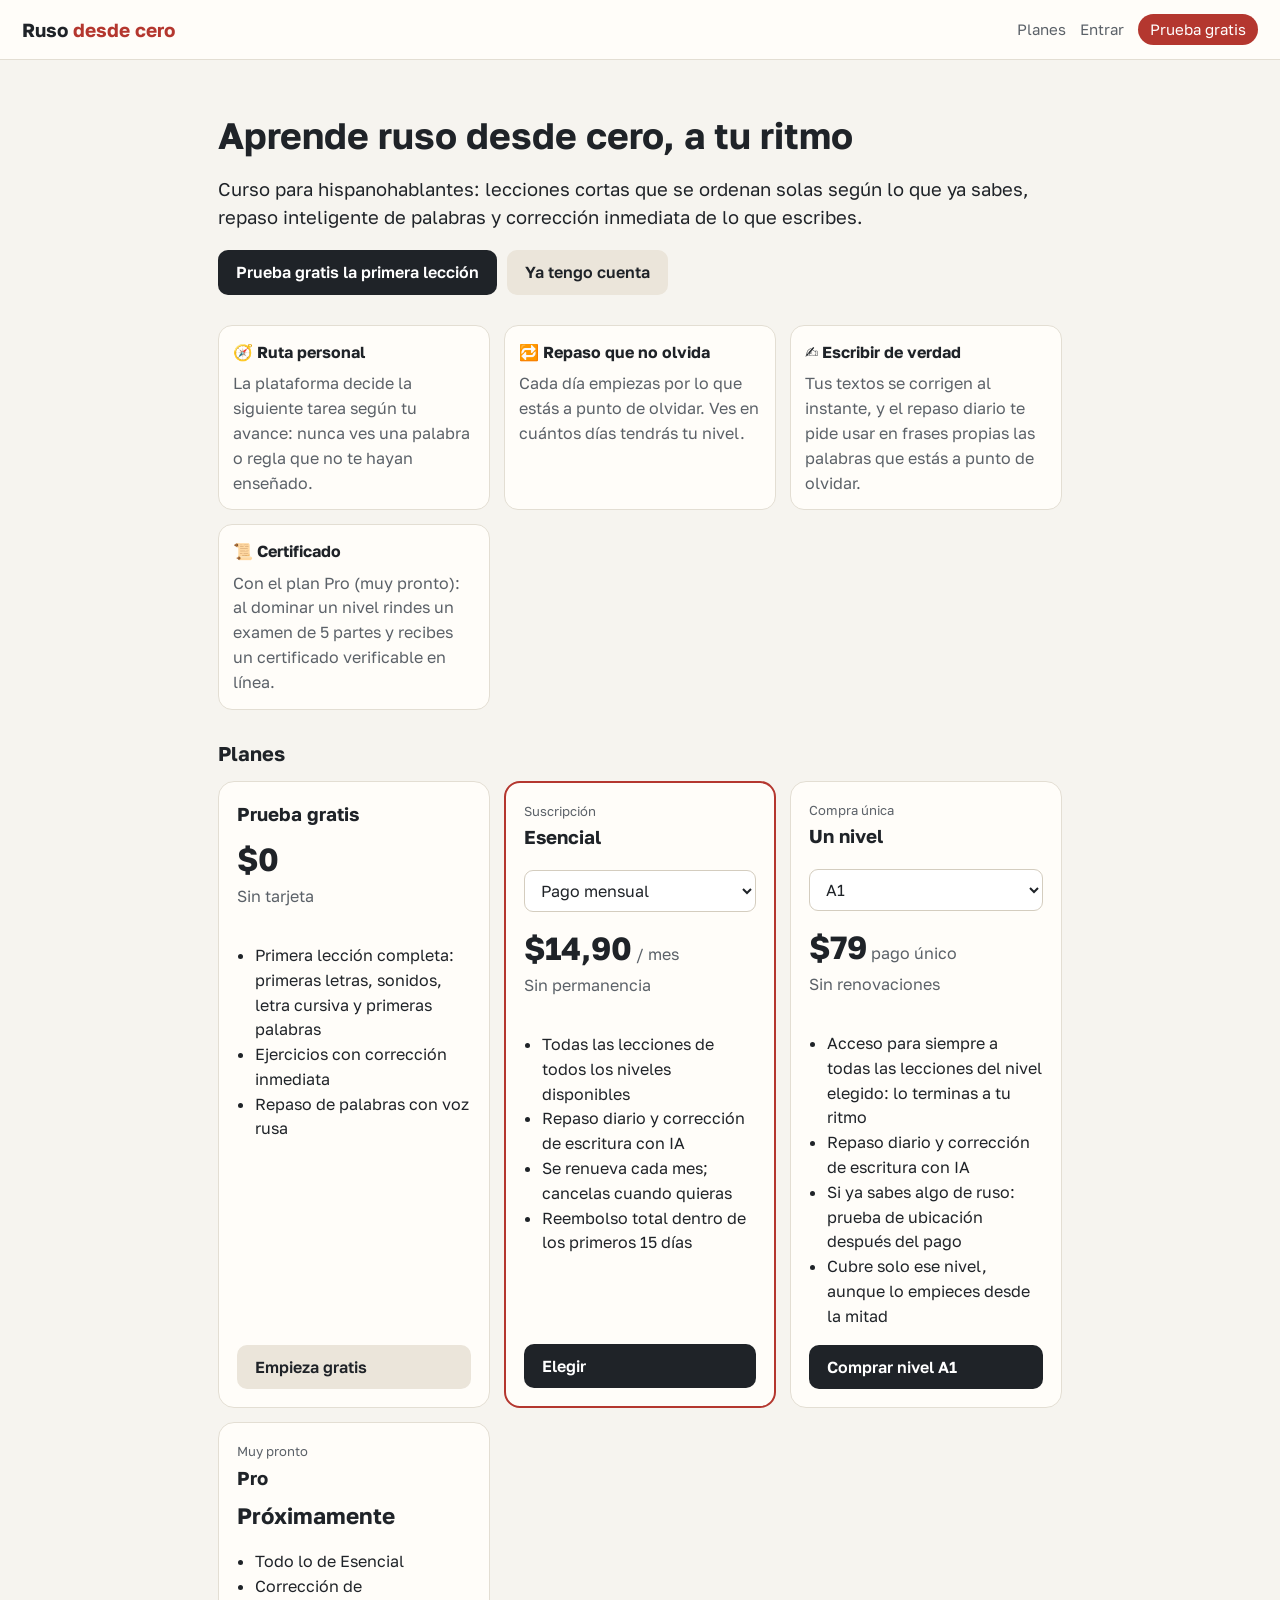
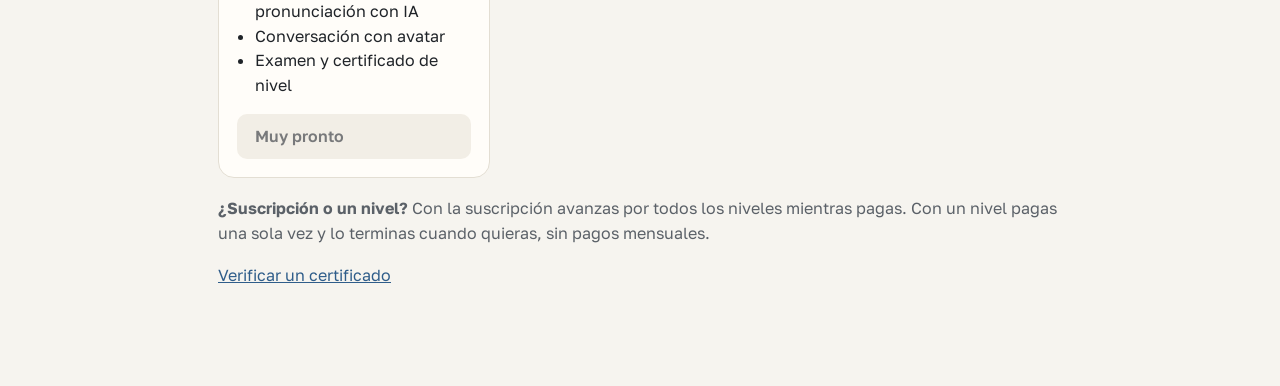
<file: index.html>
<!DOCTYPE html>
<html lang="es">
<head>
<meta charset="utf-8">
<meta name="viewport" content="width=device-width, initial-scale=1">
<title>Ruso desde cero</title>
<link rel="manifest" href="manifest.webmanifest">
<meta name="theme-color" content="#b4372f">
<meta name="apple-mobile-web-app-capable" content="yes">
<meta name="mobile-web-app-capable" content="yes">
<meta name="apple-mobile-web-app-title" content="Ruso">
<link rel="apple-touch-icon" href="apple-touch-icon.png">
<link rel="icon" href="icon-192.png">
<link rel="preconnect" href="https://fonts.googleapis.com">
<link href="https://fonts.googleapis.com/css2?family=Golos+Text:wght@400;500;600;700&family=Bad+Script&display=swap" rel="stylesheet" media="print" onload="this.media='all'">
<link rel="stylesheet" href="styles.css">
</head>
<body>
<header class="barra">
  <a class="marca" href="#/">Ruso <span>desde cero</span></a>
  <nav id="nav"></nav>
</header>
<main id="app"><p class="cargando">Cargando…</p></main>
<script>
// Si la página no arranca (conexión lenta, actualización a medias), se ofrece recargar en vez de quedar en blanco
setTimeout(() => { const a = document.getElementById('app'); if (a && a.querySelector('.cargando') && a.textContent.trim() === 'Cargando…')
  a.innerHTML = '<div class="tarjeta"><p>La plataforma está tardando en abrir. Revisa tu conexión y vuelve a intentar.</p><button class="btn" type="button" onclick="location.reload()">Recargar</button></div>'; }, 12000);
</script>
<script type="module" src="app.js"></script>
<script>if ('serviceWorker' in navigator && !location.search.includes('demo')) navigator.serviceWorker.register('sw.js').catch(() => {});</script>
</body>
</html>
</file>
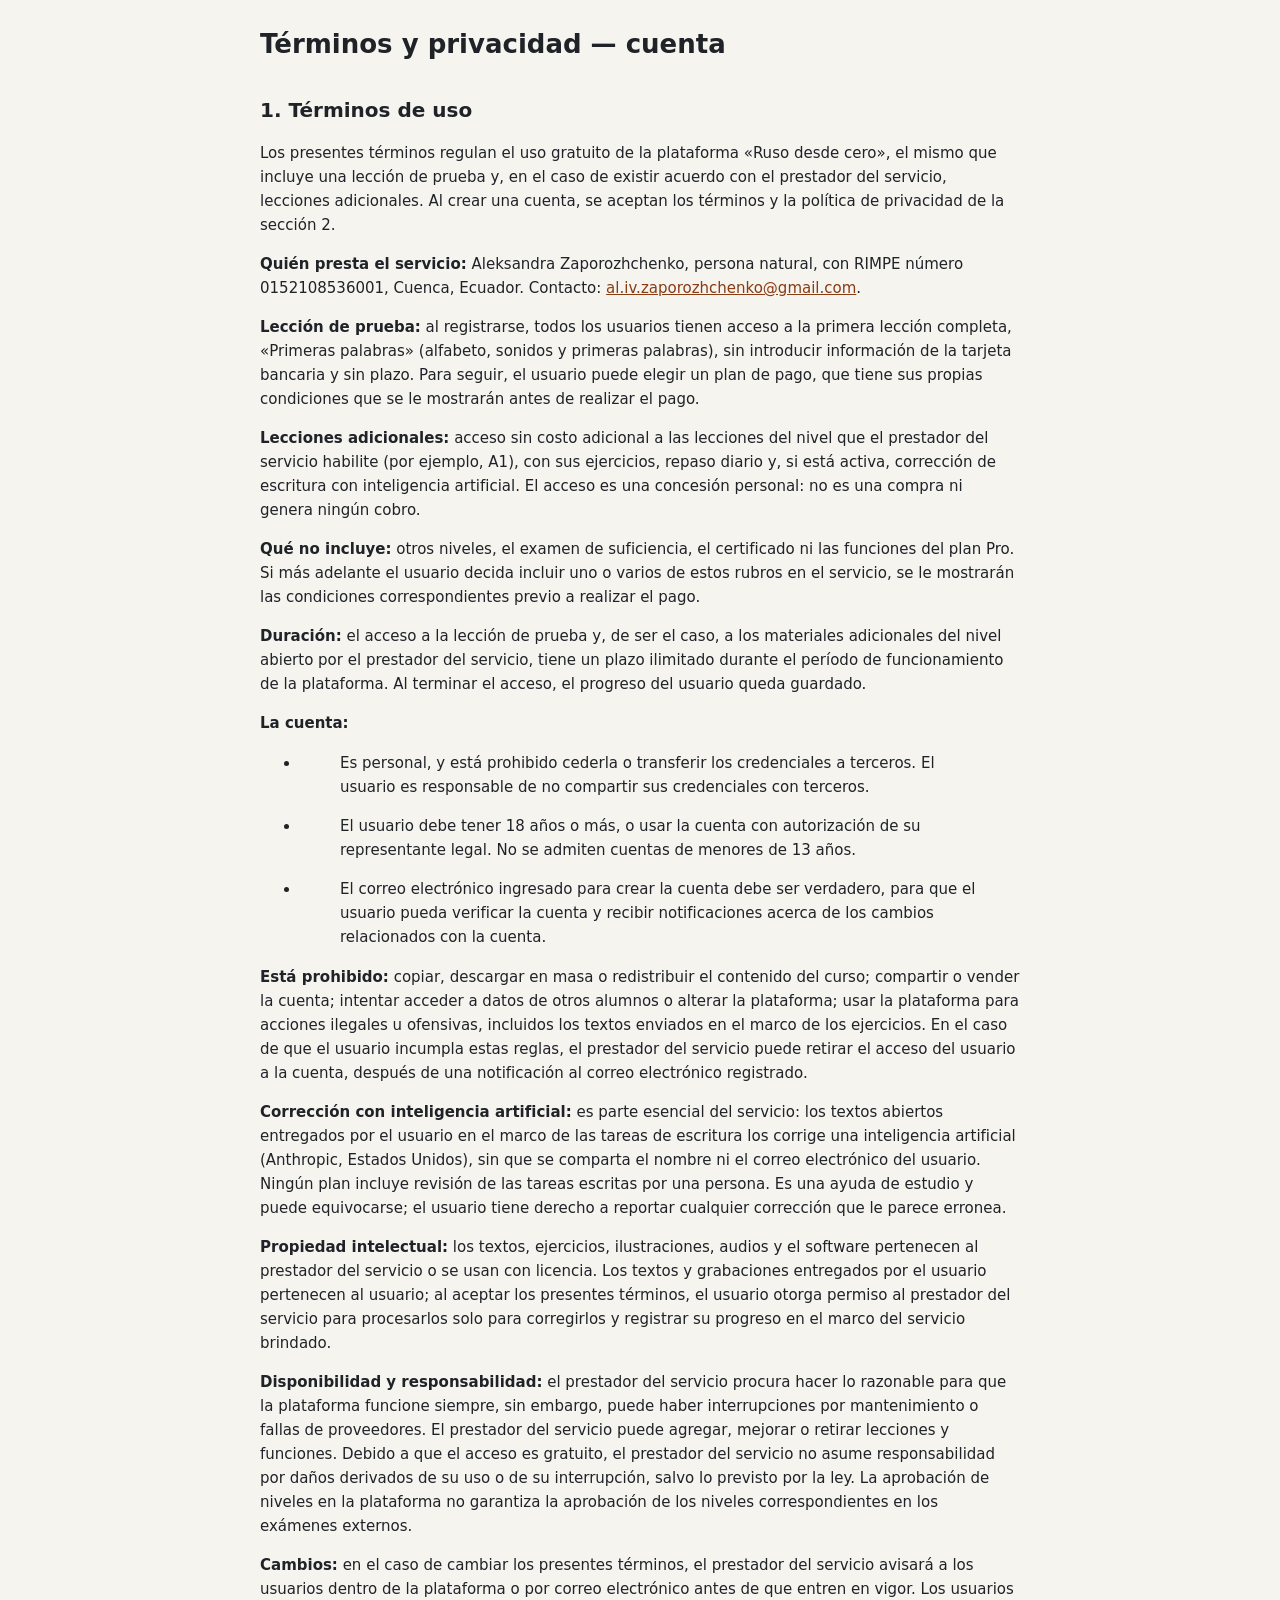
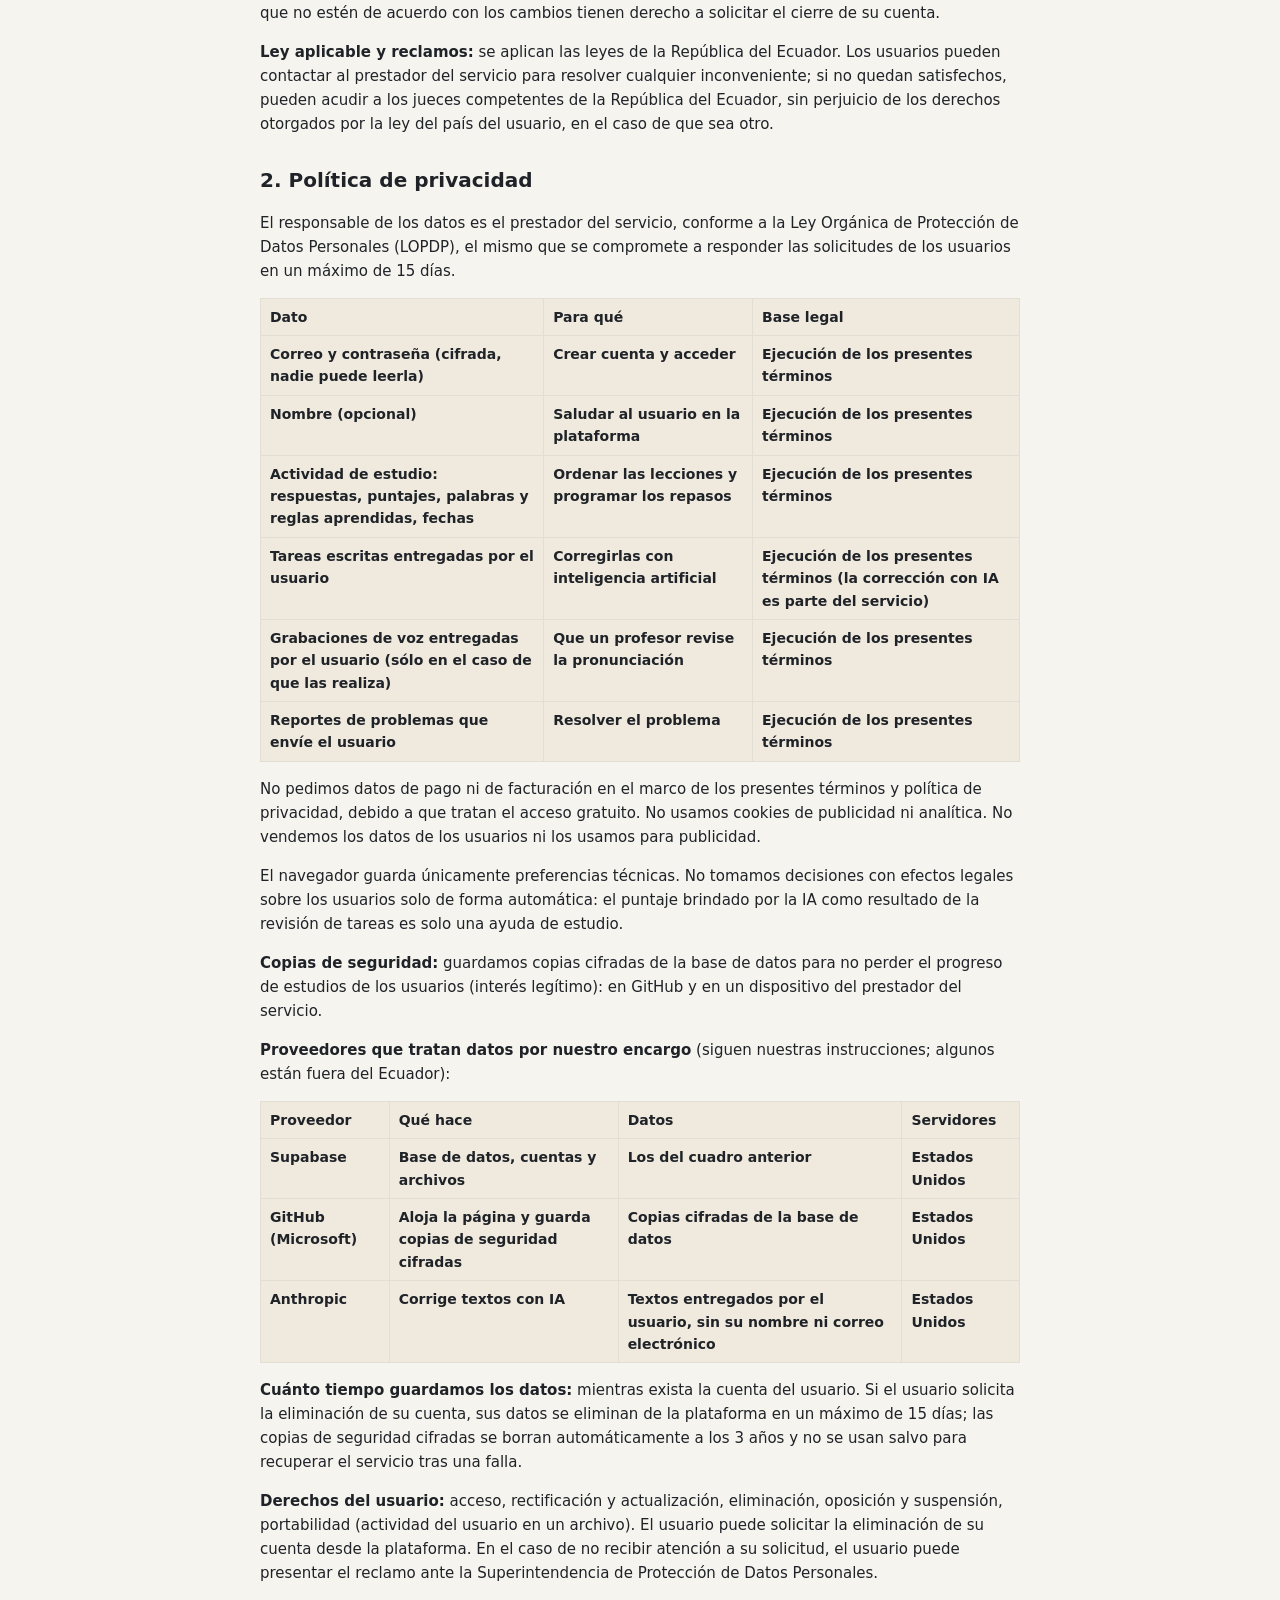
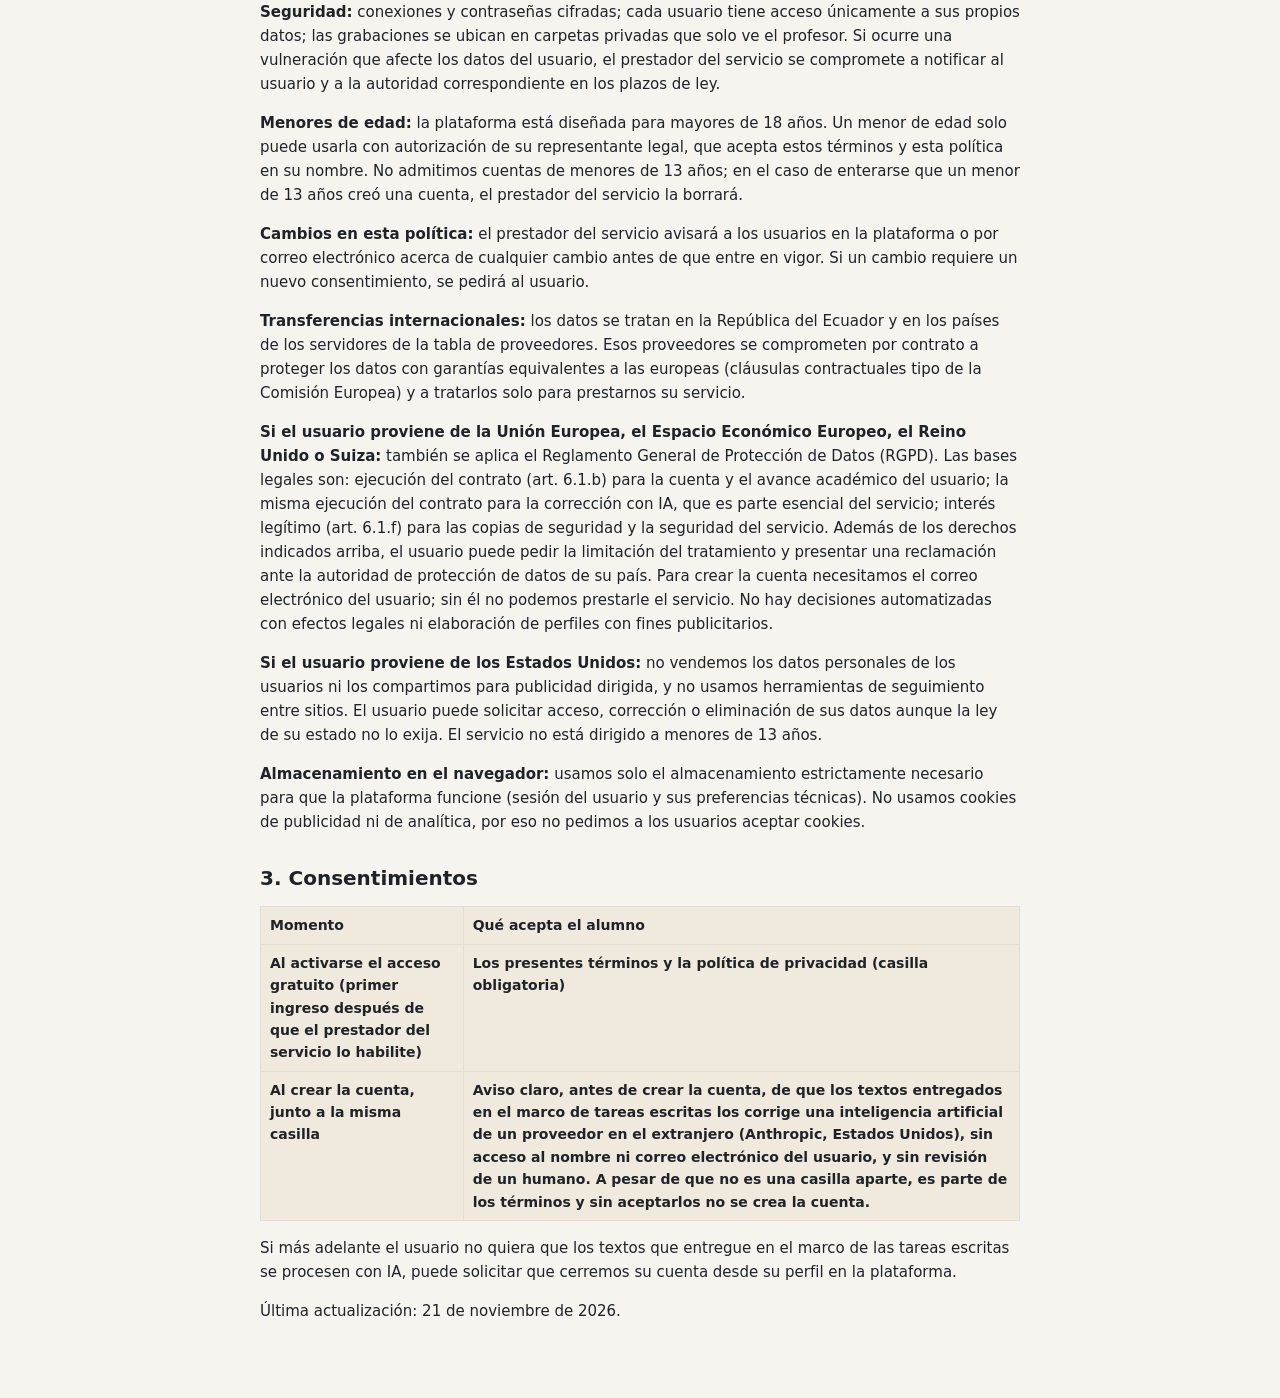
<file: terminos.html>
<!doctype html>
<html lang="es"><head><meta charset="utf-8"><meta name="viewport" content="width=device-width,initial-scale=1">
<title>Términos y privacidad · Ruso desde cero</title>
<!-- versión 2026-11-21 (si cambias el texto, cambia también TERMINOS_CUENTA en app.js para pedir la nueva aceptación) -->
<style>
body{margin:0;background:#f6f4ef;color:#1f2328;font:16px/1.6 system-ui,-apple-system,"Segoe UI",Roboto,sans-serif}
main{max-width:760px;margin:0 auto;padding:24px 16px 60px}
.legal h1{font-size:26px;margin:0 0 12px} .legal h2{font-size:20px;margin:28px 0 8px}
.legal p,.legal li{font-size:15px} .legal a{color:#8a3b12}
.tabla-legal{overflow-x:auto;margin:12px 0}
.legal table{border-collapse:collapse;width:100%;font-size:14px;background:#fffdf9}
.legal th,.legal td{border:1px solid #e3ded3;padding:7px 9px;text-align:left;vertical-align:top}
.legal th{background:#efe9de}
</style></head>
<body><main class="legal">
<h1>Términos y privacidad — cuenta</h1>
<h2>1. Términos de uso</h2>
<p>Los presentes términos regulan el uso gratuito de la plataforma «Ruso desde cero», el mismo que incluye una lección de prueba y, en el caso de existir acuerdo con el prestador del servicio, lecciones adicionales. Al crear una cuenta, se aceptan los términos y la política de privacidad de la sección 2.</p>
<p><strong>Quién presta el servicio:</strong> Aleksandra Zaporozhchenko, persona natural, con RIMPE número 0152108536001, Cuenca, Ecuador. Contacto: <a href="mailto:al.iv.zaporozhchenko@gmail.com">al.iv.zaporozhchenko@gmail.com</a>.</p>
<p><strong>Lección de prueba:</strong> al registrarse, todos los usuarios tienen acceso a la primera lección completa, «Primeras palabras» (alfabeto, sonidos y primeras palabras), sin introducir información de la tarjeta bancaria y sin plazo. Para seguir, el usuario puede elegir un plan de pago, que tiene sus propias condiciones que se le mostrarán antes de realizar el pago.</p>
<p><strong>Lecciones adicionales:</strong> acceso sin costo adicional a las lecciones del nivel que el prestador del servicio habilite (por ejemplo, A1), con sus ejercicios, repaso diario y, si está activa, corrección de escritura con inteligencia artificial. El acceso es una concesión personal: no es una compra ni genera ningún cobro.</p>
<p><strong>Qué no incluye:</strong> otros niveles, el examen de suficiencia, el certificado ni las funciones del plan Pro. Si más adelante el usuario decida incluir uno o varios de estos rubros en el servicio, se le mostrarán las condiciones correspondientes previo a realizar el pago.</p>
<p><strong>Duración:</strong> el acceso a la lección de prueba y, de ser el caso, a los materiales adicionales del nivel abierto por el prestador del servicio, tiene un plazo ilimitado durante el período de funcionamiento de la plataforma. Al terminar el acceso, el progreso del usuario queda guardado.</p>
<p><strong>La cuenta:</strong></p>
<ul>
<li><blockquote>
<p>Es personal, y está prohibido cederla o transferir los credenciales a terceros. El usuario es responsable de no compartir sus credenciales con terceros.</p>
</blockquote></li>
<li><blockquote>
<p>El usuario debe tener 18 años o más, o usar la cuenta con autorización de su representante legal. No se admiten cuentas de menores de 13 años.</p>
</blockquote></li>
<li><blockquote>
<p>El correo electrónico ingresado para crear la cuenta debe ser verdadero, para que el usuario pueda verificar la cuenta y recibir notificaciones acerca de los cambios relacionados con la cuenta.</p>
</blockquote></li>
</ul>
<p><strong>Está prohibido:</strong> copiar, descargar en masa o redistribuir el contenido del curso; compartir o vender la cuenta; intentar acceder a datos de otros alumnos o alterar la plataforma; usar la plataforma para acciones ilegales u ofensivas, incluidos los textos enviados en el marco de los ejercicios. En el caso de que el usuario incumpla estas reglas, el prestador del servicio puede retirar el acceso del usuario a la cuenta, después de una notificación al correo electrónico registrado.</p>
<p><strong>Corrección con inteligencia artificial:</strong> es parte esencial del servicio: los textos abiertos entregados por el usuario en el marco de las tareas de escritura los corrige una inteligencia artificial (Anthropic, Estados Unidos), sin que se comparta el nombre ni el correo electrónico del usuario. Ningún plan incluye revisión de las tareas escritas por una persona. Es una ayuda de estudio y puede equivocarse; el usuario tiene derecho a reportar cualquier corrección que le parece erronea.</p>
<p><strong>Propiedad intelectual:</strong> los textos, ejercicios, ilustraciones, audios y el software pertenecen al prestador del servicio o se usan con licencia. Los textos y grabaciones entregados por el usuario pertenecen al usuario; al aceptar los presentes términos, el usuario otorga permiso al prestador del servicio para procesarlos solo para corregirlos y registrar su progreso en el marco del servicio brindado.</p>
<p><strong>Disponibilidad y responsabilidad:</strong> el prestador del servicio procura hacer lo razonable para que la plataforma funcione siempre, sin embargo, puede haber interrupciones por mantenimiento o fallas de proveedores. El prestador del servicio puede agregar, mejorar o retirar lecciones y funciones. Debido a que el acceso es gratuito, el prestador del servicio no asume responsabilidad por daños derivados de su uso o de su interrupción, salvo lo previsto por la ley. La aprobación de niveles en la plataforma no garantiza la aprobación de los niveles correspondientes en los exámenes externos.</p>
<p><strong>Cambios:</strong> en el caso de cambiar los presentes términos, el prestador del servicio avisará a los usuarios dentro de la plataforma o por correo electrónico antes de que entren en vigor. Los usuarios que no estén de acuerdo con los cambios tienen derecho a solicitar el cierre de su cuenta.</p>
<p><strong>Ley aplicable y reclamos:</strong> se aplican las leyes de la República del Ecuador. Los usuarios pueden contactar al prestador del servicio para resolver cualquier inconveniente; si no quedan satisfechos, pueden acudir a los jueces competentes de la República del Ecuador, sin perjuicio de los derechos otorgados por la ley del país del usuario, en el caso de que sea otro.</p>
<h2>2. Política de privacidad</h2>
<p>El responsable de los datos es el prestador del servicio, conforme a la Ley Orgánica de Protección de Datos Personales (LOPDP), el mismo que se compromete a responder las solicitudes de los usuarios en un máximo de 15 días.</p>
<div class="tabla-legal"><table>
<thead>
<tr class="header">
<th>Dato</th>
<th>Para qué</th>
<th>Base legal</th>
</tr>
<tr class="odd">
<th>Correo y contraseña (cifrada, nadie puede leerla)</th>
<th>Crear cuenta y acceder</th>
<th>Ejecución de los presentes términos</th>
</tr>
<tr class="header">
<th>Nombre (opcional)</th>
<th>Saludar al usuario en la plataforma</th>
<th>Ejecución de los presentes términos</th>
</tr>
<tr class="odd">
<th>Actividad de estudio: respuestas, puntajes, palabras y reglas aprendidas, fechas</th>
<th>Ordenar las lecciones y programar los repasos</th>
<th>Ejecución de los presentes términos</th>
</tr>
<tr class="header">
<th>Tareas escritas entregadas por el usuario</th>
<th>Corregirlas con inteligencia artificial</th>
<th>Ejecución de los presentes términos (la corrección con IA es parte del servicio)</th>
</tr>
<tr class="odd">
<th>Grabaciones de voz entregadas por el usuario (sólo en el caso de que las realiza)</th>
<th>Que un profesor revise la pronunciación</th>
<th>Ejecución de los presentes términos</th>
</tr>
<tr class="header">
<th>Reportes de problemas que envíe el usuario</th>
<th>Resolver el problema</th>
<th>Ejecución de los presentes términos</th>
</tr>
</thead>
<tbody>
</tbody>
</table></div>
<p>No pedimos datos de pago ni de facturación en el marco de los presentes términos y política de privacidad, debido a que tratan el acceso gratuito. No usamos cookies de publicidad ni analítica. No vendemos los datos de los usuarios ni los usamos para publicidad.</p>
<p>El navegador guarda únicamente preferencias técnicas. No tomamos decisiones con efectos legales sobre los usuarios solo de forma automática: el puntaje brindado por la IA como resultado de la revisión de tareas es solo una ayuda de estudio.</p>
<p><strong>Copias de seguridad:</strong> guardamos copias cifradas de la base de datos para no perder el progreso de estudios de los usuarios (interés legítimo): en GitHub y en un dispositivo del prestador del servicio.</p>
<p><strong>Proveedores que tratan datos por nuestro encargo</strong> (siguen nuestras instrucciones; algunos están fuera del Ecuador):</p>
<div class="tabla-legal"><table>
<thead>
<tr class="header">
<th>Proveedor</th>
<th>Qué hace</th>
<th>Datos</th>
<th>Servidores</th>
</tr>
<tr class="odd">
<th>Supabase</th>
<th>Base de datos, cuentas y archivos</th>
<th>Los del cuadro anterior</th>
<th>Estados Unidos</th>
</tr>
<tr class="header">
<th>GitHub (Microsoft)</th>
<th>Aloja la página y guarda copias de seguridad cifradas</th>
<th>Copias cifradas de la base de datos</th>
<th>Estados Unidos</th>
</tr>
<tr class="odd">
<th>Anthropic</th>
<th>Corrige textos con IA</th>
<th>Textos entregados por el usuario, sin su nombre ni correo electrónico</th>
<th>Estados Unidos</th>
</tr>
</thead>
<tbody>
</tbody>
</table></div>
<p><strong>Cuánto tiempo guardamos los datos:</strong> mientras exista la cuenta del usuario. Si el usuario solicita la eliminación de su cuenta, sus datos se eliminan de la plataforma en un máximo de 15 días; las copias de seguridad cifradas se borran automáticamente a los 3 años y no se usan salvo para recuperar el servicio tras una falla.</p>
<p><strong>Derechos del usuario:</strong> acceso, rectificación y actualización, eliminación, oposición y suspensión, portabilidad (actividad del usuario en un archivo). El usuario puede solicitar la eliminación de su cuenta desde la plataforma. En el caso de no recibir atención a su solicitud, el usuario puede presentar el reclamo ante la Superintendencia de Protección de Datos Personales.</p>
<p><strong>Seguridad:</strong> conexiones y contraseñas cifradas; cada usuario tiene acceso únicamente a sus propios datos; las grabaciones se ubican en carpetas privadas que solo ve el profesor. Si ocurre una vulneración que afecte los datos del usuario, el prestador del servicio se compromete a notificar al usuario y a la autoridad correspondiente en los plazos de ley.</p>
<p><strong>Menores de edad:</strong> la plataforma está diseñada para mayores de 18 años. Un menor de edad solo puede usarla con autorización de su representante legal, que acepta estos términos y esta política en su nombre. No admitimos cuentas de menores de 13 años; en el caso de enterarse que un menor de 13 años creó una cuenta, el prestador del servicio la borrará.</p>
<p><strong>Cambios en esta política:</strong> el prestador del servicio avisará a los usuarios en la plataforma o por correo electrónico acerca de cualquier cambio antes de que entre en vigor. Si un cambio requiere un nuevo consentimiento, se pedirá al usuario.</p>
<p><strong>Transferencias internacionales:</strong> los datos se tratan en la República del Ecuador y en los países de los servidores de la tabla de proveedores. Esos proveedores se comprometen por contrato a proteger los datos con garantías equivalentes a las europeas (cláusulas contractuales tipo de la Comisión Europea) y a tratarlos solo para prestarnos su servicio.</p>
<p><strong>Si el usuario proviene de la Unión Europea, el Espacio Económico Europeo, el Reino Unido o Suiza:</strong> también se aplica el Reglamento General de Protección de Datos (RGPD). Las bases legales son: ejecución del contrato (art. 6.1.b) para la cuenta y el avance académico del usuario; la misma ejecución del contrato para la corrección con IA, que es parte esencial del servicio; interés legítimo (art. 6.1.f) para las copias de seguridad y la seguridad del servicio. Además de los derechos indicados arriba, el usuario puede pedir la limitación del tratamiento y presentar una reclamación ante la autoridad de protección de datos de su país. Para crear la cuenta necesitamos el correo electrónico del usuario; sin él no podemos prestarle el servicio. No hay decisiones automatizadas con efectos legales ni elaboración de perfiles con fines publicitarios.</p>
<p><strong>Si el usuario proviene de los Estados Unidos:</strong> no vendemos los datos personales de los usuarios ni los compartimos para publicidad dirigida, y no usamos herramientas de seguimiento entre sitios. El usuario puede solicitar acceso, corrección o eliminación de sus datos aunque la ley de su estado no lo exija. El servicio no está dirigido a menores de 13 años.</p>
<p><strong>Almacenamiento en el navegador:</strong> usamos solo el almacenamiento estrictamente necesario para que la plataforma funcione (sesión del usuario y sus preferencias técnicas). No usamos cookies de publicidad ni de analítica, por eso no pedimos a los usuarios aceptar cookies.</p>
<h2>3. Consentimientos</h2>
<div class="tabla-legal"><table>
<thead>
<tr class="header">
<th>Momento</th>
<th>Qué acepta el alumno</th>
</tr>
<tr class="odd">
<th>Al activarse el acceso gratuito (primer ingreso después de que el prestador del servicio lo habilite)</th>
<th>Los presentes términos y la política de privacidad (casilla obligatoria)</th>
</tr>
<tr class="header">
<th>Al crear la cuenta, junto a la misma casilla</th>
<th>Aviso claro, antes de crear la cuenta, de que los textos entregados en el marco de tareas escritas los corrige una inteligencia artificial de un proveedor en el extranjero (Anthropic, Estados Unidos), sin acceso al nombre ni correo electrónico del usuario, y sin revisión de un humano. A pesar de que no es una casilla aparte, es parte de los términos y sin aceptarlos no se crea la cuenta.</th>
</tr>
</thead>
<tbody>
</tbody>
</table></div>
<p>Si más adelante el usuario no quiera que los textos que entregue en el marco de las tareas escritas se procesen con IA, puede solicitar que cerremos su cuenta desde su perfil en la plataforma.</p>
<p>Última actualización: 21 de noviembre de 2026.</p>

</main></body></html>
</file>
<file: styles.css>
:root{
  --fondo:#f6f4ef; --papel:#fffdf9; --tinta:#1f2328; --suave:#5b6168; --linea:#e3ded3;
  --acento:#b4372f; --acento2:#2f5d8a; --ok:#2e7d4f; --mal:#b4372f; --pend:#a06b00;
  --radio:14px; --sombra:0 1px 2px rgba(0,0,0,.05),0 4px 16px rgba(0,0,0,.05);
}
*{box-sizing:border-box}
body{margin:0;background:var(--fondo);color:var(--tinta);font:16px/1.55 "Golos Text",system-ui,-apple-system,"Segoe UI",Roboto,sans-serif}
a{color:var(--acento2)}
.barra{display:flex;align-items:center;justify-content:space-between;gap:12px;padding:14px 22px;background:var(--papel);border-bottom:1px solid var(--linea);position:sticky;top:0;z-index:5}
.marca{font-weight:700;font-size:19px;text-decoration:none;color:var(--tinta)}
.marca span{color:var(--acento)}
#nav{display:flex;gap:14px;align-items:center;font-size:15px;flex-wrap:wrap}
#nav a{text-decoration:none;color:var(--suave)}
#nav a.activo{color:var(--tinta);font-weight:600}
main{max-width:880px;margin:0 auto;padding:26px 18px 80px}
h1{font-size:28px;line-height:1.2;margin:4px 0 6px}
h2{font-size:20px;margin:28px 0 10px}
.sub{color:var(--suave);margin:0 0 18px}
.cargando{color:var(--suave)}
.tarjeta{background:var(--papel);border:1px solid var(--linea);border-radius:var(--radio);padding:18px 20px;box-shadow:var(--sombra);margin:12px 0}
.lista{display:grid;gap:10px}
.fila{display:flex;align-items:center;gap:14px;background:var(--papel);border:1px solid var(--linea);border-radius:12px;padding:12px 16px;text-decoration:none;color:inherit}
.fila:hover{border-color:#cfc7b8}
.fila .num{flex:0 0 38px;height:38px;border-radius:50%;display:grid;place-items:center;background:#efe9df;font-weight:600;font-size:14px}
.fila .txt{flex:1;min-width:0}
.fila .txt b{display:block;font-weight:600}
.fila .txt small{color:var(--suave)}
.barra-prog{height:6px;background:#ece6db;border-radius:9px;overflow:hidden;margin-top:6px;max-width:220px}
.barra-prog i{display:block;height:100%;background:var(--ok)}
.chip{display:inline-block;padding:2px 9px;border-radius:99px;font-size:13px;background:#efe9df;color:var(--suave);margin:2px 4px 2px 0}
.chip.ok{background:#e3f1e8;color:var(--ok)} .chip.mal{background:#f7e3e1;color:var(--mal)} .chip.pend{background:#f8edd6;color:var(--pend)}
.btn{display:inline-flex;align-items:center;gap:6px;border:0;border-radius:10px;padding:10px 18px;font:inherit;font-weight:600;cursor:pointer;background:var(--tinta);color:#fff;text-decoration:none}
.btn.sec{background:#ebe5da;color:var(--tinta)}
.btn.rojo{background:var(--acento)}
.btn:disabled{opacity:.5;cursor:default}
.acciones{display:flex;gap:10px;flex-wrap:wrap;margin-top:18px}
input[type=text],input[type=email],input[type=password],input[type=number],select,textarea{font:inherit;padding:9px 12px;border:1px solid #d4cdbf;border-radius:9px;background:#fff;color:var(--tinta);max-width:100%}
textarea{width:100%;min-height:130px}
.campo{display:grid;gap:5px;margin:12px 0}
.campo label{font-size:14px;color:var(--suave)}
.login{max-width:380px;margin:60px auto}
.error{color:var(--mal)} .exito{color:var(--ok)}
.instr{font-size:17px;font-weight:500}
.media{display:grid;gap:12px;margin:14px 0}
.media img{max-width:100%;border-radius:10px;border:1px solid var(--linea);background:#fff}
.media audio{width:100%}
.etq{font-size:13px;color:var(--suave);margin-bottom:2px}
.texto-ru{white-space:pre-wrap;background:#fbf8f2;border-left:3px solid var(--acento2);padding:12px 14px;border-radius:6px;font-size:17px}
.banco{display:flex;flex-wrap:wrap;gap:6px;margin:8px 0 4px}
.banco span{background:#eef3f8;color:var(--acento2);padding:3px 10px;border-radius:8px;font-size:15px}
.item{display:flex;flex-wrap:wrap;align-items:center;gap:8px 12px;padding:10px 0;border-bottom:1px dashed var(--linea)}
.item:last-child{border-bottom:0}
.item .q{flex:1 1 260px;font-size:16.5px}
.item input[type=text]{flex:1 1 220px}
.opciones{display:flex;flex-direction:column;gap:6px;flex:1 1 100%}
.opciones label{display:flex;gap:8px;align-items:flex-start;cursor:pointer;padding:6px 10px;border:1px solid var(--linea);border-radius:9px;background:#fff}
.marca-res{font-weight:700;width:100%;font-size:14px}
.marca-res.ok{color:var(--ok)} .marca-res.mal{color:var(--mal)}
.correcta{color:var(--ok);font-weight:600}
.item.ok input,.item.ok select{border-color:var(--ok);background:#f2faf5}
.item.mal input,.item.mal select{border-color:var(--mal);background:#fdf3f2}
.fichas{display:flex;flex-wrap:wrap;gap:8px;margin:10px 0}
.ficha{border:1px solid #cfc7b8;background:#fff;border-radius:9px;padding:8px 12px;cursor:pointer;font:inherit}
.ficha:disabled{opacity:.35;cursor:default}
.secuencia{min-height:52px;border:2px dashed #d4cdbf;border-radius:10px;padding:8px;display:flex;flex-direction:column;gap:6px}
.secuencia div{background:#eef3f8;padding:6px 10px;border-radius:7px}
.resultado{margin-top:18px;padding:14px 16px;border-radius:12px;font-weight:600}
.resultado.ok{background:#e3f1e8;color:var(--ok)} .resultado.mal{background:#f7e3e1;color:var(--mal)} .resultado.pend{background:#f8edd6;color:var(--pend)}
.regla{background:#fffaf0;border:1px solid #efdfb8;border-radius:12px;padding:12px 16px;margin-top:12px}
.regla b{display:block}
.regla .ej{color:var(--suave);font-style:italic}
.grabador{display:flex;align-items:center;gap:10px;flex-wrap:wrap;margin:12px 0}
.punto{width:10px;height:10px;border-radius:50%;background:var(--acento);animation:lat 1s infinite}
@keyframes lat{50%{opacity:.2}}
details summary{cursor:pointer;color:var(--acento2);font-weight:500}
.pestanas{display:flex;gap:6px;border-bottom:1px solid var(--linea);margin:10px 0 18px;flex-wrap:wrap}
.pestanas button{border:0;background:none;padding:10px 14px;font:inherit;cursor:pointer;color:var(--suave);border-bottom:2px solid transparent}
.pestanas button.activo{color:var(--tinta);border-color:var(--acento);font-weight:600}
.log{font-family:ui-monospace,Menlo,monospace;font-size:13px;background:#1f2328;color:#d9e1e8;border-radius:10px;padding:12px;max-height:260px;overflow:auto;white-space:pre-wrap}
table{border-collapse:collapse;width:100%;font-size:15px}
td,th{padding:8px 6px;border-bottom:1px solid var(--linea);text-align:left;vertical-align:top}
.cuadricula{display:grid;grid-template-columns:repeat(auto-fill,minmax(250px,1fr));gap:6px}
.cuadricula label{display:flex;gap:6px;font-size:14px}
.migas{font-size:14px;margin-bottom:8px}
.migas a{text-decoration:none}
@media (max-width:600px){h1{font-size:23px}.barra{padding:12px 14px}}

.teclado{margin-top:10px;background:#efe9df;border-radius:12px;padding:8px;display:grid;gap:5px;user-select:none}
.fila-tec{display:flex;gap:4px;justify-content:center}
.fila-tec button{flex:1 1 0;max-width:46px;min-width:0;height:42px;border:1px solid #d4cdbf;border-radius:7px;background:#fff;font:inherit;font-size:17px;cursor:pointer;padding:0}
.fila-tec button:active{background:#eef3f8}
.fila-tec button.on{background:var(--tinta);color:#fff}
.fila-tec .espacio{max-width:220px;flex:5 1 0;font-size:14px;color:var(--suave)}
.ayuda-teclado{margin-top:10px;font-size:14.5px}
.ayuda-teclado p{margin:6px 0}
.vocab{margin-top:6px}
.vocab td{padding:7px 6px}
.vocab .ru{font-size:18px;font-weight:600;white-space:nowrap}
.vocab .cat{color:var(--suave);font-size:13px}
.fila small{display:block}
.meta{background:#eef3f8;color:var(--acento2);border-radius:10px;padding:10px 14px;font-weight:600;margin:4px 0 6px}
.tabla-regla{margin:8px 0;font-size:15px;background:#fff;border:1px solid var(--linea);border-radius:8px}
.tabla-regla th{background:#f3eee4;font-weight:600}
.tabla-regla td,.tabla-regla th{padding:5px 8px}
.cursiva{font-family:"Bad Script",cursive;font-size:32px;line-height:1.3}
.img-item{max-width:260px;max-height:200px;border-radius:10px;border:1px solid var(--linea);margin:6px 0;background:#fff}
.img-regla{max-width:100%;max-height:260px;border-radius:10px;margin:8px 0;display:block;background:#fff}
.tarjetas{display:grid;grid-template-columns:repeat(auto-fill,minmax(230px,1fr));gap:12px}
.tarjeta-desc{border:1px solid var(--linea);border-radius:14px;padding:16px;text-align:center;background:#fff}
.tarjeta-desc .ru{font-size:30px;font-weight:600}
.tarjeta-desc .tr{color:var(--suave);font-size:18px;margin-bottom:6px}
.tarjeta-desc .btn{margin-top:10px}
.tarjeta-desc img{max-width:100%;max-height:160px;border-radius:8px;margin-top:10px}
.tarjeta-desc .es{font-size:20px;font-weight:600;margin-top:6px}
.tarjeta-desc.ok{border-color:var(--ok);background:#f2faf5}.tarjeta-desc.mal{border-color:var(--pend);background:#fdf8ee}
.trazos{display:grid;grid-template-columns:repeat(auto-fill,minmax(300px,1fr));gap:12px}
.trazo canvas{width:100%;max-width:300px;aspect-ratio:300/190;border:2px dashed #d4cdbf;border-radius:12px;background:#fff;touch-action:none}
.trazo.ok canvas{border-color:var(--ok)}.trazo.mal canvas{border-color:var(--mal)}
.tarjeta-desc .acciones{justify-content:center;gap:8px}
.tarjeta-desc .acciones .btn{margin-top:0;padding:8px 12px}
[hidden]{display:none !important}

.material video{max-width:100%;border-radius:10px;background:#000}
.nota-video{font-size:.9rem;color:#555;margin:.3rem 0 0;padding:.4rem .6rem;border-left:3px solid #c33;background:#fff7f5;white-space:pre-line}
.marca{white-space:nowrap}
@media (max-width:560px){.barra{padding:10px 14px;flex-wrap:wrap}.barra nav{font-size:.92rem}}

.voz{border:0;background:none;cursor:pointer;font-size:1.05rem;padding:2px 4px;border-radius:8px;vertical-align:middle}
.voz:hover{background:#efe9dc}
.racha{display:inline-block;margin:4px 0 10px;padding:6px 14px;border-radius:999px;background:#fff1dd;color:#8a4b00;font-weight:500}
.racha.pend{background:#f1ede4;color:var(--suave)}
.confeti{position:fixed;inset:0;width:100vw;height:100vh;pointer-events:none;z-index:60}
.felicidades{position:fixed;inset:0;background:rgba(31,35,40,.55);z-index:50;display:flex;align-items:center;justify-content:center;padding:18px}
.felicidades .caja{background:var(--papel);border-radius:22px;padding:30px 26px;max-width:520px;text-align:center;box-shadow:0 20px 60px rgba(0,0,0,.3)}
.felicidades .copa{font-size:72px;line-height:1}
.felicidades h1{font-size:2.2rem;margin:.2em 0;color:var(--acento)}
.felicidades .grande{font-size:1.3rem}

.guia ul{padding-left:1.2em}.guia li{margin:.35em 0}
kbd{border:1px solid var(--linea);border-bottom-width:2px;border-radius:5px;padding:0 5px;background:#fff;font:inherit;font-size:.9em}
.yt{position:relative;padding-top:56.25%;border-radius:10px;overflow:hidden;background:#000}.yt iframe{position:absolute;inset:0;width:100%;height:100%;border:0}

.heroe{padding:28px 0 8px}.heroe h1{font-size:2.3rem;line-height:1.15;margin:0 0 10px}.grande{font-size:1.15rem}
.ventajas{display:grid;grid-template-columns:repeat(auto-fit,minmax(210px,1fr));gap:14px;margin:22px 0}.ventajas>div{background:var(--papel);border:1px solid var(--linea);border-radius:14px;padding:14px}.ventajas p{margin:.4em 0 0;color:var(--suave)}
.planes{display:grid;grid-template-columns:repeat(auto-fit,minmax(230px,1fr));gap:14px;margin:12px 0 18px}
.plan{background:var(--papel);border:1px solid var(--linea);border-radius:16px;padding:18px;display:flex;flex-direction:column}.plan.dest{border:2px solid var(--acento)}
.plan h3{margin:0 0 6px}.precio{font-size:2rem;font-weight:700}.precio span{font-size:1rem;font-weight:400;color:var(--suave)}.plan ul{padding-left:1.1em;flex:1}.plan .btn{text-align:center}
.btn-mini{background:var(--acento);color:#fff!important;border-radius:999px;padding:4px 12px}
.reportar{position:fixed;right:12px;bottom:12px;z-index:40;border:1px solid var(--linea);background:var(--papel);border-radius:999px;padding:7px 12px;font:inherit;font-size:.82rem;color:var(--suave);cursor:pointer;box-shadow:0 2px 8px rgba(0,0,0,.08)}
.reportar:hover{color:var(--tinta)}
.felicidades textarea{width:100%;min-height:120px}
.interruptor{display:flex;gap:10px;align-items:center}.interruptor input{width:22px;height:22px}
.regla.ia{border-left-color:#2f5d8a}
.examen-cab{position:sticky;top:0;background:var(--fondo);padding:10px 0;z-index:5;display:flex;gap:10px;align-items:center}.reloj{margin-left:auto;font-variant-numeric:tabular-nums;font-weight:600}
.cam{position:fixed;left:12px;bottom:12px;width:120px;border-radius:10px;z-index:45;border:2px solid var(--acento)}
.notas{display:flex;flex-wrap:wrap;gap:10px;margin:10px 0}.notas label{display:flex;flex-direction:column;font-size:.85rem}.notas input{width:110px}
.foto-cam{width:120px;border-radius:6px;margin:3px}
.cert-fila{margin-bottom:10px}
.certificado{background:#fff;border:6px double #b4372f;border-radius:10px;padding:40px 30px;text-align:center;max-width:760px;margin:10px auto;color:#1f2328}
.certificado h1{font-size:2rem;margin:.2em 0}.cert-nombre{font-size:1.8rem;font-weight:700;margin:.3em 0}.cert-escuela{letter-spacing:.12em;text-transform:uppercase;color:#b4372f;font-weight:600}.sello{font-size:52px}
@media print{.barra,.no-imprimir,.reportar{display:none!important}body{background:#fff}.certificado{border-color:#b4372f;margin:0 auto}}
.tarjeta.hecho{opacity:.6}
.voz-fila{display:flex;gap:8px;flex-wrap:wrap;margin:6px 0}
.tabla{width:100%;border-collapse:collapse;margin:8px 0;font-size:15px;background:#fff}
.tabla th,.tabla td{border:1px solid var(--linea);padding:6px 8px;text-align:left}
.tabla th{background:#f3eee4;font-weight:600}
.examen-cab a{text-decoration:none;margin-right:4px}
.grupo-lex{border-top:1px solid var(--linea);padding-top:8px;margin-top:10px}
.espacio{margin:10px 0}.espacio-t{display:flex;justify-content:space-between;gap:8px;font-size:15px;margin-bottom:4px}
.espacio-b{height:12px;background:#eee8dc;border-radius:6px;overflow:hidden}.espacio-b div{height:100%;background:#4c8b5a}
.espacio-b .alto{background:#d99a2b}.espacio-b .lleno{background:#b4372f}
.aviso-espacio{border-left:4px solid #d99a2b;background:#fff8ec}
.editor{border:2px solid var(--acento2)}
.editor details summary{cursor:pointer}
.editor .json{font-family:ui-monospace,monospace;font-size:13px}
.cat-ej{display:inline-block;font-size:12px;letter-spacing:.04em;text-transform:uppercase;color:var(--acento2);background:#e8eef5;border-radius:6px;padding:2px 8px;margin:2px 0 4px}
.enunciado{font-size:15px;color:var(--suave);margin:4px 0 10px}
.fila-img{display:flex;gap:12px;align-items:center;padding:8px 0;border-bottom:1px dashed var(--linea)}
.fila-img img{width:90px;height:90px;object-fit:contain;background:#fff;border:1px solid var(--linea);border-radius:8px}
.fila.ordenable{cursor:grab;align-items:center}
.fila.ordenable .asa{color:var(--suave);font-size:18px;padding:0 4px}
.fila.ordenable .flechas{display:flex;gap:4px;margin-left:auto}
.fila.ordenable .flechas .btn{padding:4px 10px}
.fila.arrastrando{opacity:.4}
.fila.destino{outline:2px dashed var(--acento2)}
.item-escrito{margin:12px 0;padding-bottom:10px;border-bottom:1px dashed var(--linea)}
.item-escrito textarea{min-height:70px}
.pron{margin-top:10px}
.pron-palabras span{padding:1px 4px;border-radius:4px;font-size:18px}
.pron-palabras .bien{background:#dff3e6}
.pron-palabras .regular{background:#fbefc9}
.pron-palabras .mal{background:#f8d7d3}
.pron-palabras .omitida{color:var(--suave);text-decoration:line-through}
.aviso-prueba { background: #fff7e6; border: 1px solid #f0c36d; border-radius: 10px; padding: 10px 14px; margin: 10px 0; }
.aviso-prueba p { margin: 6px 0; }
.item.nose-on input { opacity: .5; }
.btn.nose { padding: 6px 10px; font-size: 13px; white-space: nowrap; }
@media (prefers-color-scheme: dark) { .aviso-prueba { background: #3a2f17; border-color: #8a6a2a; } }
.buscador-prod { position: relative; margin: 6px 0 8px; }
.buscador-prod input { width: 100%; }
.fila-sug { display: flex; justify-content: space-between; align-items: center; gap: 8px; padding: 4px 0; border-bottom: 1px dashed var(--linea); }
.fila-sug .btn { padding: 4px 10px; margin-left: 4px; }
/* términos y privacidad */
.acepto{display:flex;gap:8px;align-items:flex-start;margin:6px 0}
.aviso-ia{font-size:13px;margin:2px 0 8px}
.ventana-legal .caja{max-width:760px;width:100%;max-height:88vh;overflow:auto;text-align:left;padding:22px 20px}
.caja-legal{max-height:52vh;overflow:auto;border:1px solid var(--linea);border-radius:12px;padding:4px 14px;margin:10px 0;background:var(--papel)}
.legal h1{font-size:1.5rem;margin:.4em 0} .legal h2{font-size:1.15rem;margin:1.2em 0 .4em}
.legal p,.legal li{font-size:15px}
.tabla-legal{overflow-x:auto;margin:10px 0}
.legal table{border-collapse:collapse;width:100%;font-size:14px}
.legal th,.legal td{border:1px solid var(--linea);padding:6px 8px;text-align:left;vertical-align:top}
/* tarjetas para descubrir: una a la vez */
.desc-una{max-width:420px;margin:0 auto}
.grande-desc img{max-height:220px}
.grande-desc input{width:100%;text-align:center}
.grande-desc .dorso .es{font-size:24px}
.insignia{display:inline-block;min-width:18px;padding:0 6px;border-radius:99px;background:var(--acento);color:#fff;font-size:12px;font-weight:700;text-align:center;line-height:18px}
.fila-regla{background:#fffaf0;border-color:#efdfb8}
.fila-regla .num{background:#fbecc8}
/* letra nueva */
.letra-grande{display:flex;flex-wrap:wrap;align-items:center;justify-content:center;gap:28px;padding:14px;background:#fff;border:1px solid var(--linea);border-radius:14px}
.letra-grande .impresa{font-size:84px;font-weight:600;line-height:1}
.letra-grande .cursiva-imgs{display:flex;align-items:flex-end;gap:10px}
.letra-grande .cur-img{height:110px;width:auto}
.letra-grande .cur-fuente{font:96px "CursivaPlataforma","Bad Script",cursive;line-height:1}
.notas-letra{margin:12px 0 0;padding-left:1.2em}.notas-letra li{margin:.35em 0}
.anim-letra{display:block;max-width:100%;width:420px;margin:12px auto 0;border-radius:12px;border:1px solid var(--linea);background:#fff}
.aviso-version{position:sticky;top:0;z-index:60;display:flex;gap:12px;align-items:center;justify-content:center;flex-wrap:wrap;background:#fff1dd;border-bottom:1px solid #f0c36d;padding:8px 14px;font-weight:600}
.aviso-version .btn{padding:6px 14px}
</file>
